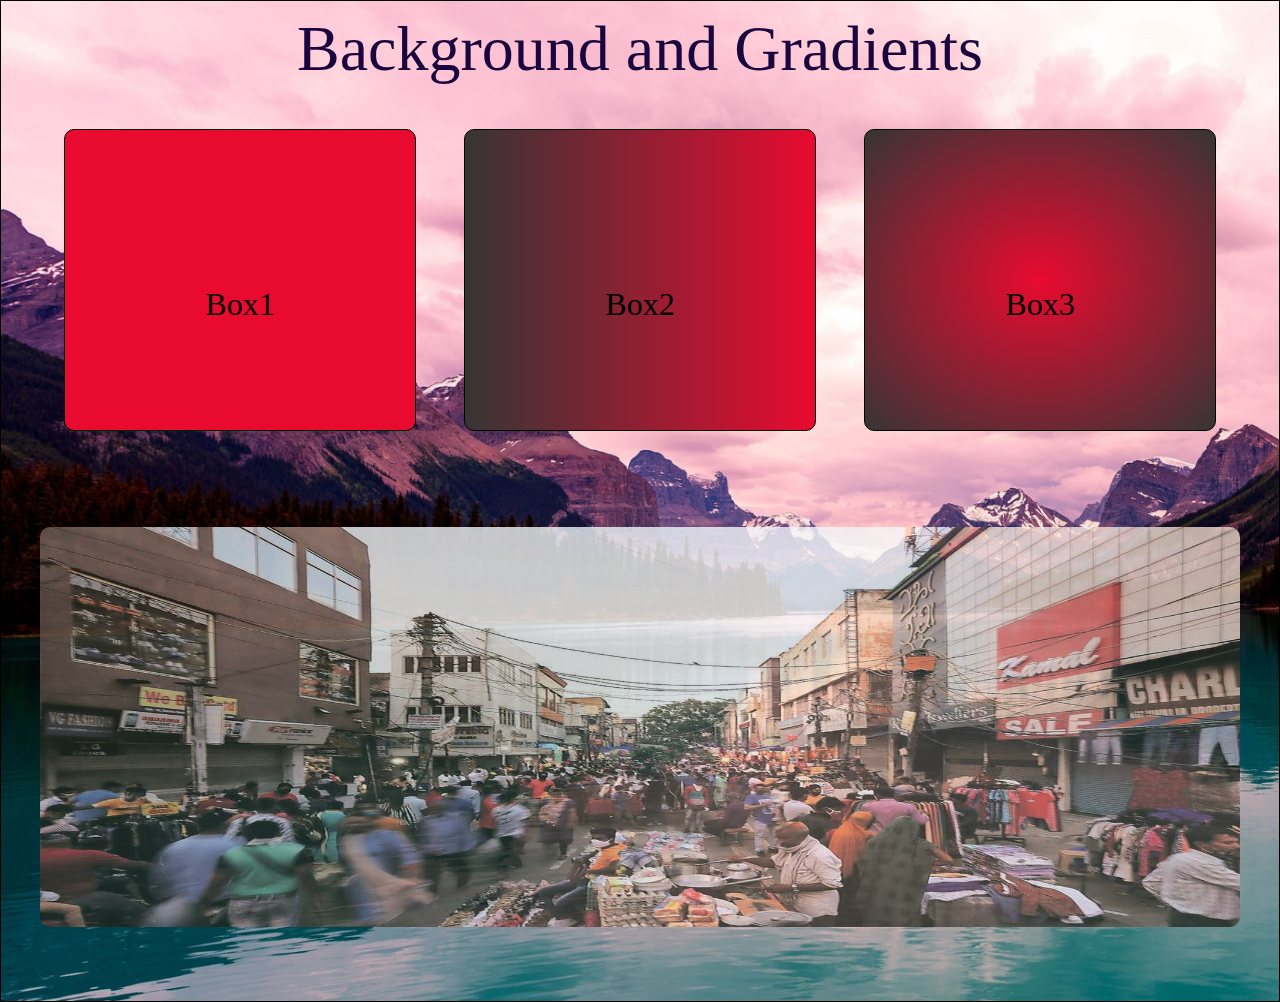
<file: block-BHaabu/index.html>
<!DOCTYPE html>
<html lang="en">
<head>
    <meta charset="UTF-8">
    <meta http-equiv="X-UA-Compatible" content="IE=edge">
    <meta name="viewport" content="width=device-width, initial-scale=1.0">
    <!-- css styles -->
    <link rel="stylesheet" href="style.css">
    <title>Background and Gradients|Assignment 1</title>
</head>
<body>
    <header>
        <div class="container">
            <h1>Background and Gradients</h1>
        </div>
    </header>
    <main>
        <!-- Box model -->
        <section>
            <div class="container flex">
                <div class="box box1"><h2>Box1</h2></div>
                <div class="box box2"><h2>Box2</h2></div>
                <div class="box box3"><h2>Box3</h2></div>
            </div>
        </section>
        <!-- gallery -->
        <section>
            <div class="container">
                <div class="image">
                    <img src="assets/market.jpg" alt="market">
                </div>
            </div>
        </section>
    </main>
</body>
</html>
</file>
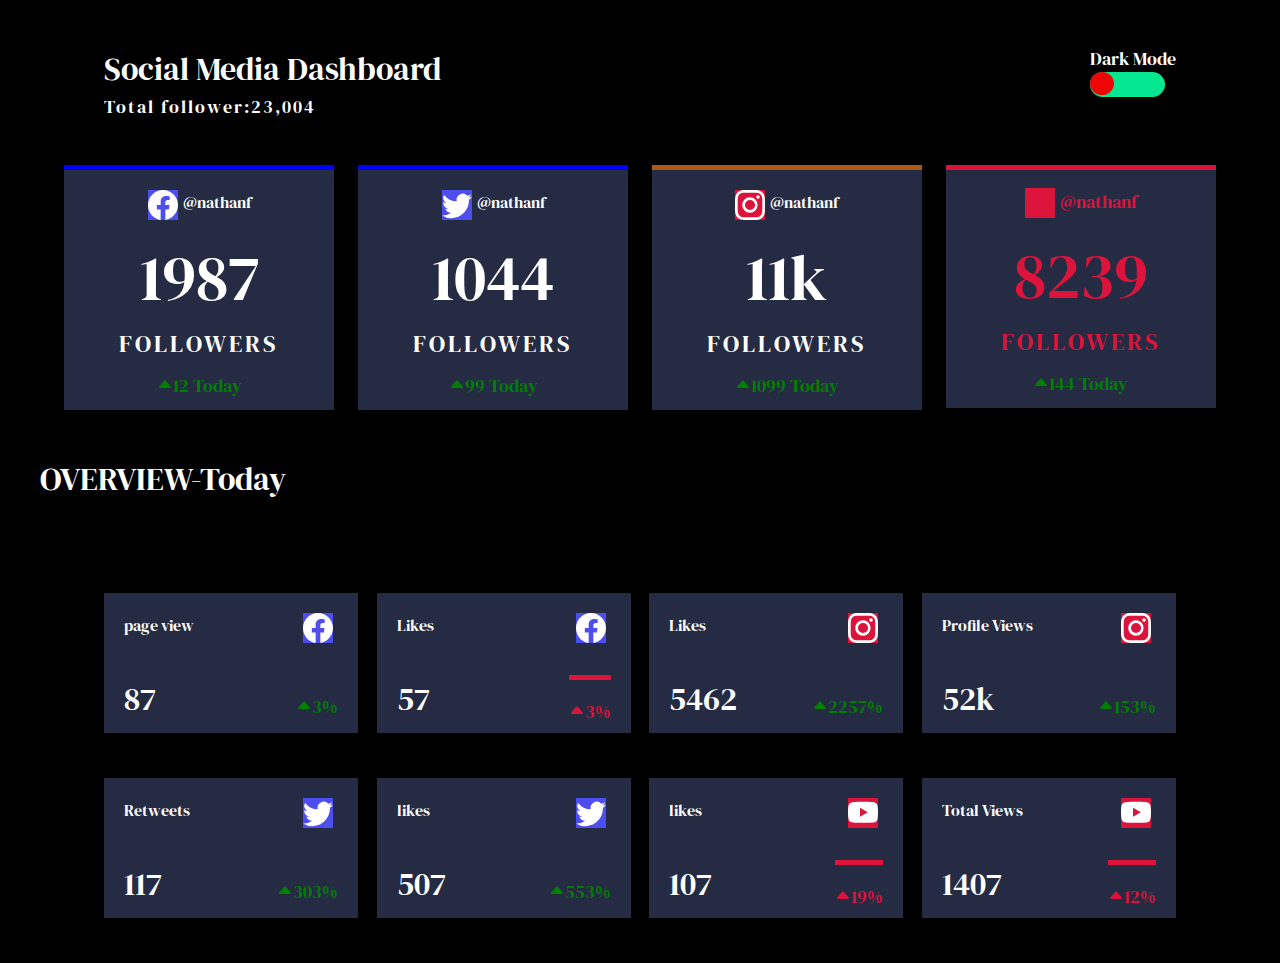
<file: block-BHaabv/index.html>
<!DOCTYPE html>
<html lang="en">
<head>
    <meta charset="UTF-8">
    <meta http-equiv="X-UA-Compatible" content="IE=edge">
    <meta name="viewport" content="width=device-width, initial-scale=1.0">
    <!-- bootstrap icon -->
    <script src="https://cdn.jsdelivr.net/npm/@popperjs/core@2.10.2/dist/umd/popper.min.js" integrity="sha384-7+zCNj/IqJ95wo16oMtfsKbZ9ccEh31eOz1HGyDuCQ6wgnyJNSYdrPa03rtR1zdB" crossorigin="anonymous"></script>
<script src="https://cdn.jsdelivr.net/npm/bootstrap@5.1.3/dist/js/bootstrap.min.js" integrity="sha384-QJHtvGhmr9XOIpI6YVutG+2QOK9T+ZnN4kzFN1RtK3zEFEIsxhlmWl5/YESvpZ13" crossorigin="anonymous"></script>
    <!-- font family -->
    <link href="https://fonts.googleapis.com/css2?family=Abril+Fatface&family=DM+Serif+Display:ital@1&family=Oswald&family=PT+Serif:wght@700&family=Playball&family=Roboto+Condensed&display=swap" rel="stylesheet">
    <!-- css style -->
    <link rel="stylesheet" href="style.css">
    <title>Document</title>
</head>
<body>
    <header>
        <div class="container">
            <div class="flex">
                <div class="head">
            <h1>Social Media Dashboard</h1>
            <span>Total follower:23,004</span>
        </div>
          <div class="button">
              <small>Dark Mode</small>
              <div id="toggle">
                <i class="indicator"></i>
              </div>
          </div>
        </div>
        </div>
    </header>
    <main>
        <section>
            <div class="container flex">
              <div class="box">
                  <div class="gun"><svg xmlns="http://www.w3.org/2000/svg" width="16" height="16" fill="currentColor" class="bi bi-facebook" viewBox="0 0 16 16">
                    <path d="M16 8.049c0-4.446-3.582-8.05-8-8.05C3.58 0-.002 3.603-.002 8.05c0 4.017 2.926 7.347 6.75 7.951v-5.625h-2.03V8.05H6.75V6.275c0-2.017 1.195-3.131 3.022-3.131.876 0 1.791.157 1.791.157v1.98h-1.009c-.993 0-1.303.621-1.303 1.258v1.51h2.218l-.354 2.326H9.25V16c3.824-.604 6.75-3.934 6.75-7.951z"/>
                  </svg>
                  <p>@nathanf</p>
                </div>
                <div class="mid">
                  <h2>1987</h2>
                  <h3>FOLLOWers</h3>
                </div>
                  
                   <div class="today"><svg xmlns="http://www.w3.org/2000/svg" width="16" height="16" fill="currentColor" class="bi bi-caret-up-fill" viewBox="0 0 16 16">
                    <path d="m7.247 4.86-4.796 5.481c-.566.647-.106 1.659.753 1.659h9.592a1 1 0 0 0 .753-1.659l-4.796-5.48a1 1 0 0 0-1.506 0z"/>
                  </svg>12 Today</div>
              </div>
              <div class="box">
                <div class="gun">
                    <svg xmlns="http://www.w3.org/2000/svg" width="16" height="16" fill="currentColor" class="bi bi-twitter" viewBox="0 0 16 16">
                        <path d="M5.026 15c6.038 0 9.341-5.003 9.341-9.334 0-.14 0-.282-.006-.422A6.685 6.685 0 0 0 16 3.542a6.658 6.658 0 0 1-1.889.518 3.301 3.301 0 0 0 1.447-1.817 6.533 6.533 0 0 1-2.087.793A3.286 3.286 0 0 0 7.875 6.03a9.325 9.325 0 0 1-6.767-3.429 3.289 3.289 0 0 0 1.018 4.382A3.323 3.323 0 0 1 .64 6.575v.045a3.288 3.288 0 0 0 2.632 3.218 3.203 3.203 0 0 1-.865.115 3.23 3.23 0 0 1-.614-.057 3.283 3.283 0 0 0 3.067 2.277A6.588 6.588 0 0 1 .78 13.58a6.32 6.32 0 0 1-.78-.045A9.344 9.344 0 0 0 5.026 15z"/>
                      </svg>
                <p>@nathanf</p>
              </div>
              <div class="mid">
                <h2>1044</h2>
                <h3>FOLLOWers</h3>
              </div>
                
                 <div class="today"><svg xmlns="http://www.w3.org/2000/svg" width="16" height="16" fill="currentColor" class="bi bi-caret-up-fill" viewBox="0 0 16 16">
                  <path d="m7.247 4.86-4.796 5.481c-.566.647-.106 1.659.753 1.659h9.592a1 1 0 0 0 .753-1.659l-4.796-5.48a1 1 0 0 0-1.506 0z"/>
                </svg>99 Today</div>
            </div>
            <div class="box yellow">
                <div class="gun">
                    <svg xmlns="http://www.w3.org/2000/svg" width="16" height="16" fill="currentColor" class="bi bi-instagram" viewBox="0 0 16 16">
                        <path d="M8 0C5.829 0 5.556.01 4.703.048 3.85.088 3.269.222 2.76.42a3.917 3.917 0 0 0-1.417.923A3.927 3.927 0 0 0 .42 2.76C.222 3.268.087 3.85.048 4.7.01 5.555 0 5.827 0 8.001c0 2.172.01 2.444.048 3.297.04.852.174 1.433.372 1.942.205.526.478.972.923 1.417.444.445.89.719 1.416.923.51.198 1.09.333 1.942.372C5.555 15.99 5.827 16 8 16s2.444-.01 3.298-.048c.851-.04 1.434-.174 1.943-.372a3.916 3.916 0 0 0 1.416-.923c.445-.445.718-.891.923-1.417.197-.509.332-1.09.372-1.942C15.99 10.445 16 10.173 16 8s-.01-2.445-.048-3.299c-.04-.851-.175-1.433-.372-1.941a3.926 3.926 0 0 0-.923-1.417A3.911 3.911 0 0 0 13.24.42c-.51-.198-1.092-.333-1.943-.372C10.443.01 10.172 0 7.998 0h.003zm-.717 1.442h.718c2.136 0 2.389.007 3.232.046.78.035 1.204.166 1.486.275.373.145.64.319.92.599.28.28.453.546.598.92.11.281.24.705.275 1.485.039.843.047 1.096.047 3.231s-.008 2.389-.047 3.232c-.035.78-.166 1.203-.275 1.485a2.47 2.47 0 0 1-.599.919c-.28.28-.546.453-.92.598-.28.11-.704.24-1.485.276-.843.038-1.096.047-3.232.047s-2.39-.009-3.233-.047c-.78-.036-1.203-.166-1.485-.276a2.478 2.478 0 0 1-.92-.598 2.48 2.48 0 0 1-.6-.92c-.109-.281-.24-.705-.275-1.485-.038-.843-.046-1.096-.046-3.233 0-2.136.008-2.388.046-3.231.036-.78.166-1.204.276-1.486.145-.373.319-.64.599-.92.28-.28.546-.453.92-.598.282-.11.705-.24 1.485-.276.738-.034 1.024-.044 2.515-.045v.002zm4.988 1.328a.96.96 0 1 0 0 1.92.96.96 0 0 0 0-1.92zm-4.27 1.122a4.109 4.109 0 1 0 0 8.217 4.109 4.109 0 0 0 0-8.217zm0 1.441a2.667 2.667 0 1 1 0 5.334 2.667 2.667 0 0 1 0-5.334z"/>
                      </svg>
                <p>@nathanf</p>
              </div>
              <div class="mid">
                <h2>11k</h2>
                <h3>FOLLOWers</h3>
              </div>
                
                 <div class="today"><svg xmlns="http://www.w3.org/2000/svg" width="16" height="16" fill="currentColor" class="bi bi-caret-up-fill" viewBox="0 0 16 16">
                  <path d="m7.247 4.86-4.796 5.481c-.566.647-.106 1.659.753 1.659h9.592a1 1 0 0 0 .753-1.659l-4.796-5.48a1 1 0 0 0-1.506 0z"/>
                </svg>1099 Today</div>
            </div>
            <div class="box red">
                <div class="gun">
                    <svg xmlns="http://www.w3.org/2000/svg" width="16" height="16" fill="currentColor" class="bi bi-youtube" viewBox="0 0 16 16">
                        <path d="M8.051 1.999h.089c.822.003 4.987.033 6.11.335a2.01 2.01 0 0 1 1.415 1.42c.101.38.172.883.22 1.402l.01.104.022.26.008.104c.065.914.073 1.77.074 1.957v.075c-.001.194-.01 1.108-.082 2.06l-.008.105-.009.104c-.05.572-.124 1.14-.235 1.558a2.007 2.007 0 0 1-1.415 1.42c-1.16.312-5.569.334-6.18.335h-.142c-.309 0-1.587-.006-2.927-.052l-.17-.006-.087-.004-.171-.007-.171-.007c-1.11-.049-2.167-.128-2.654-.26a2.007 2.007 0 0 1-1.415-1.419c-.111-.417-.185-.986-.235-1.558L.09 9.82l-.008-.104A31.4 31.4 0 0 1 0 7.68v-.123c.002-.215.01-.958.064-1.778l.007-.103.003-.052.008-.104.022-.26.01-.104c.048-.519.119-1.023.22-1.402a2.007 2.007 0 0 1 1.415-1.42c.487-.13 1.544-.21 2.654-.26l.17-.007.172-.006.086-.003.171-.007A99.788 99.788 0 0 1 7.858 2h.193zM6.4 5.209v4.818l4.157-2.408L6.4 5.209z"/>
                      </svg>
                <p>@nathanf</p>
              </div>
              <div class="mid">
                <h2>8239</h2>
                <h3>FOLLOWers</h3>
              </div>
                
                 <div class="today"><svg xmlns="http://www.w3.org/2000/svg" width="16" height="16" fill="currentColor" class="bi bi-caret-up-fill" viewBox="0 0 16 16">
                  <path d="m7.247 4.86-4.796 5.481c-.566.647-.106 1.659.753 1.659h9.592a1 1 0 0 0 .753-1.659l-4.796-5.48a1 1 0 0 0-1.506 0z"/>
                </svg>144 Today</div>
            </div>
            </div>
        </section>
        <!-- secondary section -->
        <section>
            <div class="container">
                  <div class="head">
                        <h1>OVERVIEW-Today</h1>
                    </div>
                    <div class="flex">
                    <div class="box2">
                         <div class="items">
                           <h4>page view</h4>
                           <svg xmlns="http://www.w3.org/2000/svg" width="16" height="16" fill="currentColor" class="bi bi-facebook" viewBox="0 0 16 16">
                            <path d="M16 8.049c0-4.446-3.582-8.05-8-8.05C3.58 0-.002 3.603-.002 8.05c0 4.017 2.926 7.347 6.75 7.951v-5.625h-2.03V8.05H6.75V6.275c0-2.017 1.195-3.131 3.022-3.131.876 0 1.791.157 1.791.157v1.98h-1.009c-.993 0-1.303.621-1.303 1.258v1.51h2.218l-.354 2.326H9.25V16c3.824-.604 6.75-3.934 6.75-7.951z"/>
                          </svg>
                         </div>
                         <div class="itemss">
                           <h5>87</h5>
                           <p class="para"><svg xmlns="http://www.w3.org/2000/svg" width="16" height="16" fill="currentColor" class="bi bi-caret-up-fill" viewBox="0 0 16 16">
                            <path d="m7.247 4.86-4.796 5.481c-.566.647-.106 1.659.753 1.659h9.592a1 1 0 0 0 .753-1.659l-4.796-5.48a1 1 0 0 0-1.506 0z"/>
                          </svg>3%</p>
                           
                         </div>

                    </div>
                    <div class="box2">
                      <div class="items">
                        <h4>Likes</h4>
                        <svg xmlns="http://www.w3.org/2000/svg" width="16" height="16" fill="currentColor" class="bi bi-facebook" viewBox="0 0 16 16">
                         <path d="M16 8.049c0-4.446-3.582-8.05-8-8.05C3.58 0-.002 3.603-.002 8.05c0 4.017 2.926 7.347 6.75 7.951v-5.625h-2.03V8.05H6.75V6.275c0-2.017 1.195-3.131 3.022-3.131.876 0 1.791.157 1.791.157v1.98h-1.009c-.993 0-1.303.621-1.303 1.258v1.51h2.218l-.354 2.326H9.25V16c3.824-.604 6.75-3.934 6.75-7.951z"/>
                       </svg>
                      </div>
                      <div class="itemss">
                        <h5>57</h5>
                        <p class="para red"><svg xmlns="http://www.w3.org/2000/svg" width="16" height="16" fill="currentColor" class="bi bi-caret-up-fill" viewBox="0 0 16 16">
                         <path d="m7.247 4.86-4.796 5.481c-.566.647-.106 1.659.753 1.659h9.592a1 1 0 0 0 .753-1.659l-4.796-5.48a1 1 0 0 0-1.506 0z"/>
                       </svg>3%</p>
                        
                      </div>
                   </div>
                   <div class="box2">
                    <div class="items">
                      <h4>Likes</h4>
                      <svg xmlns="http://www.w3.org/2000/svg" width="16" height="16" fill="currentColor" class="bi bi-instagram" viewBox="0 0 16 16">
                        <path d="M8 0C5.829 0 5.556.01 4.703.048 3.85.088 3.269.222 2.76.42a3.917 3.917 0 0 0-1.417.923A3.927 3.927 0 0 0 .42 2.76C.222 3.268.087 3.85.048 4.7.01 5.555 0 5.827 0 8.001c0 2.172.01 2.444.048 3.297.04.852.174 1.433.372 1.942.205.526.478.972.923 1.417.444.445.89.719 1.416.923.51.198 1.09.333 1.942.372C5.555 15.99 5.827 16 8 16s2.444-.01 3.298-.048c.851-.04 1.434-.174 1.943-.372a3.916 3.916 0 0 0 1.416-.923c.445-.445.718-.891.923-1.417.197-.509.332-1.09.372-1.942C15.99 10.445 16 10.173 16 8s-.01-2.445-.048-3.299c-.04-.851-.175-1.433-.372-1.941a3.926 3.926 0 0 0-.923-1.417A3.911 3.911 0 0 0 13.24.42c-.51-.198-1.092-.333-1.943-.372C10.443.01 10.172 0 7.998 0h.003zm-.717 1.442h.718c2.136 0 2.389.007 3.232.046.78.035 1.204.166 1.486.275.373.145.64.319.92.599.28.28.453.546.598.92.11.281.24.705.275 1.485.039.843.047 1.096.047 3.231s-.008 2.389-.047 3.232c-.035.78-.166 1.203-.275 1.485a2.47 2.47 0 0 1-.599.919c-.28.28-.546.453-.92.598-.28.11-.704.24-1.485.276-.843.038-1.096.047-3.232.047s-2.39-.009-3.233-.047c-.78-.036-1.203-.166-1.485-.276a2.478 2.478 0 0 1-.92-.598 2.48 2.48 0 0 1-.6-.92c-.109-.281-.24-.705-.275-1.485-.038-.843-.046-1.096-.046-3.233 0-2.136.008-2.388.046-3.231.036-.78.166-1.204.276-1.486.145-.373.319-.64.599-.92.28-.28.546-.453.92-.598.282-.11.705-.24 1.485-.276.738-.034 1.024-.044 2.515-.045v.002zm4.988 1.328a.96.96 0 1 0 0 1.92.96.96 0 0 0 0-1.92zm-4.27 1.122a4.109 4.109 0 1 0 0 8.217 4.109 4.109 0 0 0 0-8.217zm0 1.441a2.667 2.667 0 1 1 0 5.334 2.667 2.667 0 0 1 0-5.334z"/>
                      </svg>

                    </div>
                    <div class="itemss">
                      <h5>5462</h5>
                      <p class="para"><svg xmlns="http://www.w3.org/2000/svg" width="16" height="16" fill="currentColor" class="bi bi-caret-up-fill" viewBox="0 0 16 16">
                       <path d="m7.247 4.86-4.796 5.481c-.566.647-.106 1.659.753 1.659h9.592a1 1 0 0 0 .753-1.659l-4.796-5.48a1 1 0 0 0-1.506 0z"/>
                     </svg>2257%</p>
                      
                    </div>
               </div>
               <div class="box2">
                <div class="items">
                  <h4>Profile Views</h4>
                  <svg xmlns="http://www.w3.org/2000/svg" width="16" height="16" fill="currentColor" class="bi bi-instagram" viewBox="0 0 16 16">
                    <path d="M8 0C5.829 0 5.556.01 4.703.048 3.85.088 3.269.222 2.76.42a3.917 3.917 0 0 0-1.417.923A3.927 3.927 0 0 0 .42 2.76C.222 3.268.087 3.85.048 4.7.01 5.555 0 5.827 0 8.001c0 2.172.01 2.444.048 3.297.04.852.174 1.433.372 1.942.205.526.478.972.923 1.417.444.445.89.719 1.416.923.51.198 1.09.333 1.942.372C5.555 15.99 5.827 16 8 16s2.444-.01 3.298-.048c.851-.04 1.434-.174 1.943-.372a3.916 3.916 0 0 0 1.416-.923c.445-.445.718-.891.923-1.417.197-.509.332-1.09.372-1.942C15.99 10.445 16 10.173 16 8s-.01-2.445-.048-3.299c-.04-.851-.175-1.433-.372-1.941a3.926 3.926 0 0 0-.923-1.417A3.911 3.911 0 0 0 13.24.42c-.51-.198-1.092-.333-1.943-.372C10.443.01 10.172 0 7.998 0h.003zm-.717 1.442h.718c2.136 0 2.389.007 3.232.046.78.035 1.204.166 1.486.275.373.145.64.319.92.599.28.28.453.546.598.92.11.281.24.705.275 1.485.039.843.047 1.096.047 3.231s-.008 2.389-.047 3.232c-.035.78-.166 1.203-.275 1.485a2.47 2.47 0 0 1-.599.919c-.28.28-.546.453-.92.598-.28.11-.704.24-1.485.276-.843.038-1.096.047-3.232.047s-2.39-.009-3.233-.047c-.78-.036-1.203-.166-1.485-.276a2.478 2.478 0 0 1-.92-.598 2.48 2.48 0 0 1-.6-.92c-.109-.281-.24-.705-.275-1.485-.038-.843-.046-1.096-.046-3.233 0-2.136.008-2.388.046-3.231.036-.78.166-1.204.276-1.486.145-.373.319-.64.599-.92.28-.28.546-.453.92-.598.282-.11.705-.24 1.485-.276.738-.034 1.024-.044 2.515-.045v.002zm4.988 1.328a.96.96 0 1 0 0 1.92.96.96 0 0 0 0-1.92zm-4.27 1.122a4.109 4.109 0 1 0 0 8.217 4.109 4.109 0 0 0 0-8.217zm0 1.441a2.667 2.667 0 1 1 0 5.334 2.667 2.667 0 0 1 0-5.334z"/>
                  </svg>

                </div>
                <div class="itemss">
                  <h5>52k</h5>
                  <p class="para"><svg xmlns="http://www.w3.org/2000/svg" width="16" height="16" fill="currentColor" class="bi bi-caret-up-fill" viewBox="0 0 16 16">
                   <path d="m7.247 4.86-4.796 5.481c-.566.647-.106 1.659.753 1.659h9.592a1 1 0 0 0 .753-1.659l-4.796-5.48a1 1 0 0 0-1.506 0z"/>
                 </svg>153%</p>
                  
                </div>
           </div>
           
                </div>
                <div class="flex">
                    <div class="box3">
                      <div class="items">
                        <h4>Retweets</h4>
                        <svg xmlns="http://www.w3.org/2000/svg" width="16" height="16" fill="currentColor" class="bi bi-twitter" viewBox="0 0 16 16">
                          <path d="M5.026 15c6.038 0 9.341-5.003 9.341-9.334 0-.14 0-.282-.006-.422A6.685 6.685 0 0 0 16 3.542a6.658 6.658 0 0 1-1.889.518 3.301 3.301 0 0 0 1.447-1.817 6.533 6.533 0 0 1-2.087.793A3.286 3.286 0 0 0 7.875 6.03a9.325 9.325 0 0 1-6.767-3.429 3.289 3.289 0 0 0 1.018 4.382A3.323 3.323 0 0 1 .64 6.575v.045a3.288 3.288 0 0 0 2.632 3.218 3.203 3.203 0 0 1-.865.115 3.23 3.23 0 0 1-.614-.057 3.283 3.283 0 0 0 3.067 2.277A6.588 6.588 0 0 1 .78 13.58a6.32 6.32 0 0 1-.78-.045A9.344 9.344 0 0 0 5.026 15z"/>
                        </svg>
                      </div>
                      <div class="itemss">
                        <h5>117</h5>
                        <p class="para "><svg xmlns="http://www.w3.org/2000/svg" width="16" height="16" fill="currentColor" class="bi bi-caret-up-fill" viewBox="0 0 16 16">
                         <path d="m7.247 4.86-4.796 5.481c-.566.647-.106 1.659.753 1.659h9.592a1 1 0 0 0 .753-1.659l-4.796-5.48a1 1 0 0 0-1.506 0z"/>
                       </svg>303%</p>
                        
                      </div>
                    </div>
                    <div class="box3">
                      <div class="items">
                        <h4>likes</h4>
                        <svg xmlns="http://www.w3.org/2000/svg" width="16" height="16" fill="currentColor" class="bi bi-twitter" viewBox="0 0 16 16">
                          <path d="M5.026 15c6.038 0 9.341-5.003 9.341-9.334 0-.14 0-.282-.006-.422A6.685 6.685 0 0 0 16 3.542a6.658 6.658 0 0 1-1.889.518 3.301 3.301 0 0 0 1.447-1.817 6.533 6.533 0 0 1-2.087.793A3.286 3.286 0 0 0 7.875 6.03a9.325 9.325 0 0 1-6.767-3.429 3.289 3.289 0 0 0 1.018 4.382A3.323 3.323 0 0 1 .64 6.575v.045a3.288 3.288 0 0 0 2.632 3.218 3.203 3.203 0 0 1-.865.115 3.23 3.23 0 0 1-.614-.057 3.283 3.283 0 0 0 3.067 2.277A6.588 6.588 0 0 1 .78 13.58a6.32 6.32 0 0 1-.78-.045A9.344 9.344 0 0 0 5.026 15z"/>
                        </svg>
                      </div>
                      <div class="itemss">
                        <h5>507</h5>
                        <p class="para "><svg xmlns="http://www.w3.org/2000/svg" width="16" height="16" fill="currentColor" class="bi bi-caret-up-fill" viewBox="0 0 16 16">
                         <path d="m7.247 4.86-4.796 5.481c-.566.647-.106 1.659.753 1.659h9.592a1 1 0 0 0 .753-1.659l-4.796-5.48a1 1 0 0 0-1.506 0z"/>
                       </svg>553%</p>
                        
                      </div>
                   </div>
                   <div class="box3">
                    <div class="items">
                      <h4>likes</h4>
                      <svg xmlns="http://www.w3.org/2000/svg" width="16" height="16" fill="currentColor" class="bi bi-youtube" viewBox="0 0 16 16">
                        <path d="M8.051 1.999h.089c.822.003 4.987.033 6.11.335a2.01 2.01 0 0 1 1.415 1.42c.101.38.172.883.22 1.402l.01.104.022.26.008.104c.065.914.073 1.77.074 1.957v.075c-.001.194-.01 1.108-.082 2.06l-.008.105-.009.104c-.05.572-.124 1.14-.235 1.558a2.007 2.007 0 0 1-1.415 1.42c-1.16.312-5.569.334-6.18.335h-.142c-.309 0-1.587-.006-2.927-.052l-.17-.006-.087-.004-.171-.007-.171-.007c-1.11-.049-2.167-.128-2.654-.26a2.007 2.007 0 0 1-1.415-1.419c-.111-.417-.185-.986-.235-1.558L.09 9.82l-.008-.104A31.4 31.4 0 0 1 0 7.68v-.123c.002-.215.01-.958.064-1.778l.007-.103.003-.052.008-.104.022-.26.01-.104c.048-.519.119-1.023.22-1.402a2.007 2.007 0 0 1 1.415-1.42c.487-.13 1.544-.21 2.654-.26l.17-.007.172-.006.086-.003.171-.007A99.788 99.788 0 0 1 7.858 2h.193zM6.4 5.209v4.818l4.157-2.408L6.4 5.209z"/>
                      </svg>
                    </div>
                    <div class="itemss">
                      <h5>107</h5>
                      <p class="para red "><svg xmlns="http://www.w3.org/2000/svg" width="16" height="16" fill="currentColor" class="bi bi-caret-up-fill" viewBox="0 0 16 16">
                       <path d="m7.247 4.86-4.796 5.481c-.566.647-.106 1.659.753 1.659h9.592a1 1 0 0 0 .753-1.659l-4.796-5.48a1 1 0 0 0-1.506 0z"/>
                     </svg>19%</p>
                      
                    </div>
               </div>
               <div class="box3">
                <div class="items">
                  <h4>Total Views</h4>
                  <svg xmlns="http://www.w3.org/2000/svg" width="16" height="16" fill="currentColor" class="bi bi-youtube" viewBox="0 0 16 16">
                    <path d="M8.051 1.999h.089c.822.003 4.987.033 6.11.335a2.01 2.01 0 0 1 1.415 1.42c.101.38.172.883.22 1.402l.01.104.022.26.008.104c.065.914.073 1.77.074 1.957v.075c-.001.194-.01 1.108-.082 2.06l-.008.105-.009.104c-.05.572-.124 1.14-.235 1.558a2.007 2.007 0 0 1-1.415 1.42c-1.16.312-5.569.334-6.18.335h-.142c-.309 0-1.587-.006-2.927-.052l-.17-.006-.087-.004-.171-.007-.171-.007c-1.11-.049-2.167-.128-2.654-.26a2.007 2.007 0 0 1-1.415-1.419c-.111-.417-.185-.986-.235-1.558L.09 9.82l-.008-.104A31.4 31.4 0 0 1 0 7.68v-.123c.002-.215.01-.958.064-1.778l.007-.103.003-.052.008-.104.022-.26.01-.104c.048-.519.119-1.023.22-1.402a2.007 2.007 0 0 1 1.415-1.42c.487-.13 1.544-.21 2.654-.26l.17-.007.172-.006.086-.003.171-.007A99.788 99.788 0 0 1 7.858 2h.193zM6.4 5.209v4.818l4.157-2.408L6.4 5.209z"/>
                  </svg>
                </div>
                <div class="itemss">
                  <h5>1407</h5>
                  <p class="para red "><svg xmlns="http://www.w3.org/2000/svg" width="16" height="16" fill="currentColor" class="bi bi-caret-up-fill" viewBox="0 0 16 16">
                   <path d="m7.247 4.86-4.796 5.481c-.566.647-.106 1.659.753 1.659h9.592a1 1 0 0 0 .753-1.659l-4.796-5.48a1 1 0 0 0-1.506 0z"/>
                 </svg>12%</p>
                  
                </div>
           </div>
           
                </div>
            </div>
        </section>
    </main>
    
</body>
</html>
</file>
<file: block-BHaabu/style.css>
/* http://meyerweb.com/eric/tools/css/reset/ 
   v2.0 | 20110126
   License: none (public domain)
*/

html, body, div, span, applet, object, iframe,
h1, h2, h3, h4, h5, h6, p, blockquote, pre,
a, abbr, acronym, address, big, cite, code,
del, dfn, em, img, ins, kbd, q, s, samp,
small, strike, strong, sub, sup, tt, var,
b, u, i, center,
dl, dt, dd, ol, ul, li,
fieldset, form, label, legend,
table, caption, tbody, tfoot, thead, tr, th, td,
article, aside, canvas, details, embed, 
figure, figcaption, footer, header, hgroup, 
menu, nav, output, ruby, section, summary,
time, mark, audio, video {
	margin: 0;
	padding: 0;
	border: 0;
	font-size: 100%;
	font: inherit;
	vertical-align: baseline;
}
/* HTML5 display-role reset for older browsers */
article, aside, details, figcaption, figure, 
footer, header, hgroup, menu, nav, section {
	display: block;
}
body {
	line-height: 1;
}
ol, ul {
	list-style: none;
}
blockquote, q {
	quotes: none;
}
blockquote:before, blockquote:after,
q:before, q:after {
	content: '';
	content: none;
}
table {
	border-collapse: collapse;
	border-spacing: 0;
}
/* custom styles */
body{
     height: 1000px; 
    line-height: 1.5;
    background-image: url(assets/wallpaper.jpg) ;
    background-size: cover;
    border: 1px solid black;
}
.container{
    max-width: 1200px;
    margin: 0 auto;
}
h1{
    text-align: center;
    font-size: 64px;
    color: rgb(26, 5, 63);
}
.flex{
    display: flex;
    justify-content: space-between;
    
}
.box{
    width: 800px;
    height: 300px;
    background-color: rgb(233, 10, 47);
    border: 1px solid black;
    border-radius: 10px;
    margin:32px 24px
    
}
.box2{
    background: linear-gradient(to right, rgb(54, 53, 53), rgb(233, 10, 47) );
}
.box3{
    background: radial-gradient( rgb(233, 10, 47), rgb(54, 53, 53));
}
h2{
    text-align: center;
    padding-top: 150px;
    font-size: 32px;
    color: black;
}
.image img{
    height: 400px;
    width: 100%;
    border-radius: 10px;
    margin-top: 64px;
    opacity: 0.8;

}
</file>
<file: block-BHaabv/style.css>
/* http://meyerweb.com/eric/tools/css/reset/ 
   v2.0 | 20110126
   License: none (public domain)
*/

html, body, div, span, applet, object, iframe,
h1, h2, h3, h4, h5, h6, p, blockquote, pre,
a, abbr, acronym, address, big, cite, code,
del, dfn, em, img, ins, kbd, q, s, samp,
small, strike, strong, sub, sup, tt, var,
b, u, i, center,
dl, dt, dd, ol, ul, li,
fieldset, form, label, legend,
table, caption, tbody, tfoot, thead, tr, th, td,
article, aside, canvas, details, embed, 
figure, figcaption, footer, header, hgroup, 
menu, nav, output, ruby, section, summary,
time, mark, audio, video {
	margin: 0;
	padding: 0;
	border: 0;
	font-size: 100%;
	font: inherit;
	vertical-align: baseline;
}
/* HTML5 display-role reset for older browsers */
article, aside, details, figcaption, figure, 
footer, header, hgroup, menu, nav, section {
	display: block;
}
body {
	line-height: 1.5;
    font-family: 'DM Serif Display', serif;
    background-color: rgb(0, 0, 0)  ;
    background-size: cover;
    
}
ol, ul {
	list-style: none;
}
blockquote, q {
	quotes: none;
}
blockquote:before, blockquote:after,
q:before, q:after {
	content: '';
	content: none;
}
table {
	border-collapse: collapse;
	border-spacing: 0;
}
/* custom styles */
.container{
    max-width: 1200px;
    margin: 0 auto;
}
.flex{
    display: flex;
    justify-content: space-between;
    margin: 45px 64px ;
}
.head h1{
    font-size: 32px;
    color: white;
} 
.head span{
    font-size: 18px;
    color: white;
    letter-spacing: 2px;
}
.button small{
    font-size: 18px;
    color: white;
}
#toggle{
    display: flex;
    width: 75px;
    height: 25px;
    border-radius: 160px;
    background: rgb(4, 231, 144);
}
#toggle .indicator{
    padding-top: 3px;
    padding-left: 4px;
    width: 20px;
    height: 20px;
    background: linear-gradient(to bottom, rgb(235, 6, 6), rgb(243, 4, 4));
    border-radius: 50%;
}
/* primary section */
.box{
    width: 20%;
    height: 200px;
    background-color: rgb(37, 43, 67);
    border-top: 5px solid blue;
    text-align: center;
    padding: 20px;
    color: white;
    
}
.yellow{
    border-top: 5px solid rgb(170, 89, 22);
}
.red{
    border-top: 5px solid crimson;
}
.bi-facebook,.bi-twitter{
width: 30px;
height: 30px;
background-color: rgb(78, 78, 238);
margin-right: 5px;
}
.bi-instagram,.bi-youtube{
    width: 30px;
height: 30px;
background-color: crimson;
margin-right: 5px;
}
.gun{
    display: flex;
    /* border: 2px solid red; */
    justify-content: center;
}
.mid{
    margin: 10px auto;
}
h3{
    text-transform: uppercase;
    letter-spacing: 3px;
    font-size: 24px;
}
h2{
    font-size: 64px;
    font-weight: 500;
}
.today{
    color: green;
    font-size: 18px;
}
/* secondary section */
.box2{
    width: 20%;
    height: 100px;
    background-color: rgb(37, 43, 67);
    margin-top: 45px;
    
    padding: 20px;
    color: white;
    
}
.box3{
    width: 20%;
    height: 100px;
    background-color: rgb(37, 43, 67);
    text-align: center;
    padding: 20px;
    color: white;
}
.items{
    display: flex;
    justify-content: space-between;
}
.itemss{
    display: flex;
    justify-content: space-between;
    margin-top: 32px;
}
h5{
    font-size: 32px;
    font-weight: 400;
}
.para{
    color: green;
    padding-top: 18px;
    font-size: 18px;
}
.red{
    color: crimson;
    padding-top: 18px;
    font-size: 18px;
}
</file>
